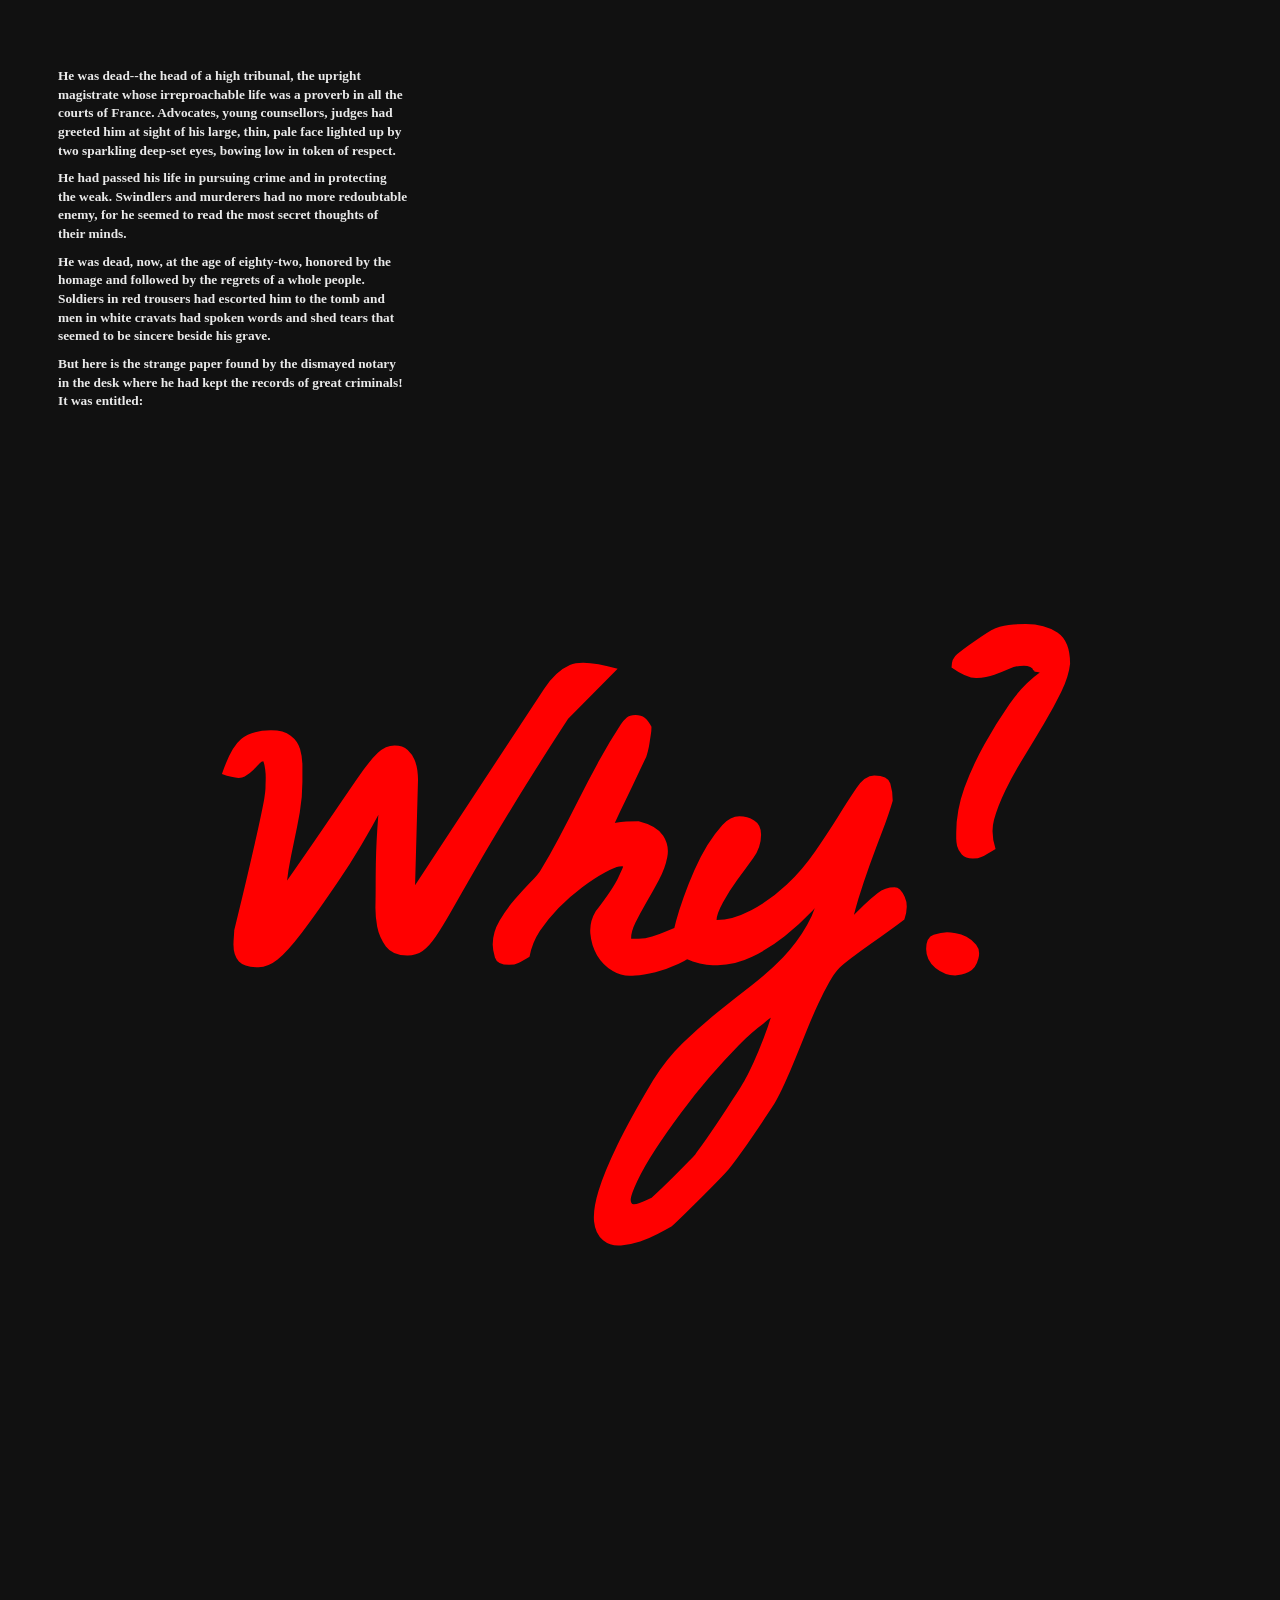
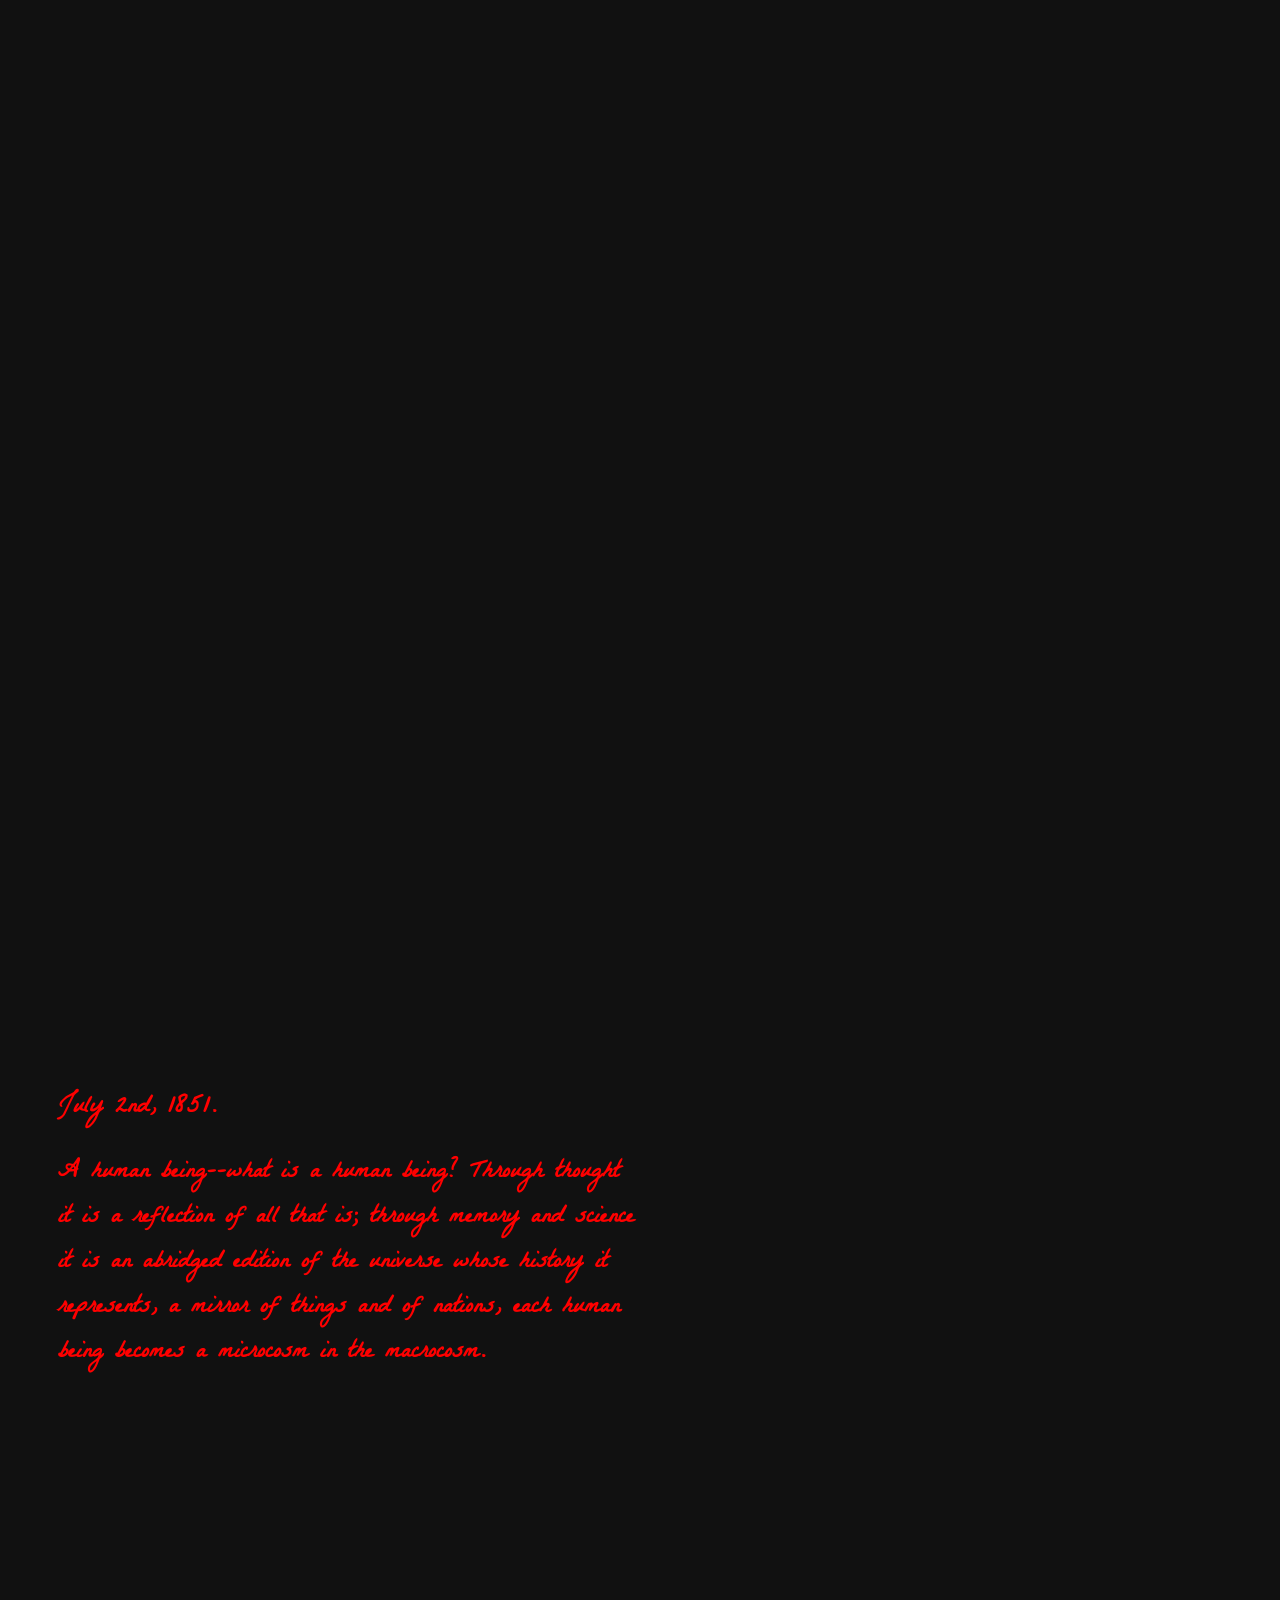
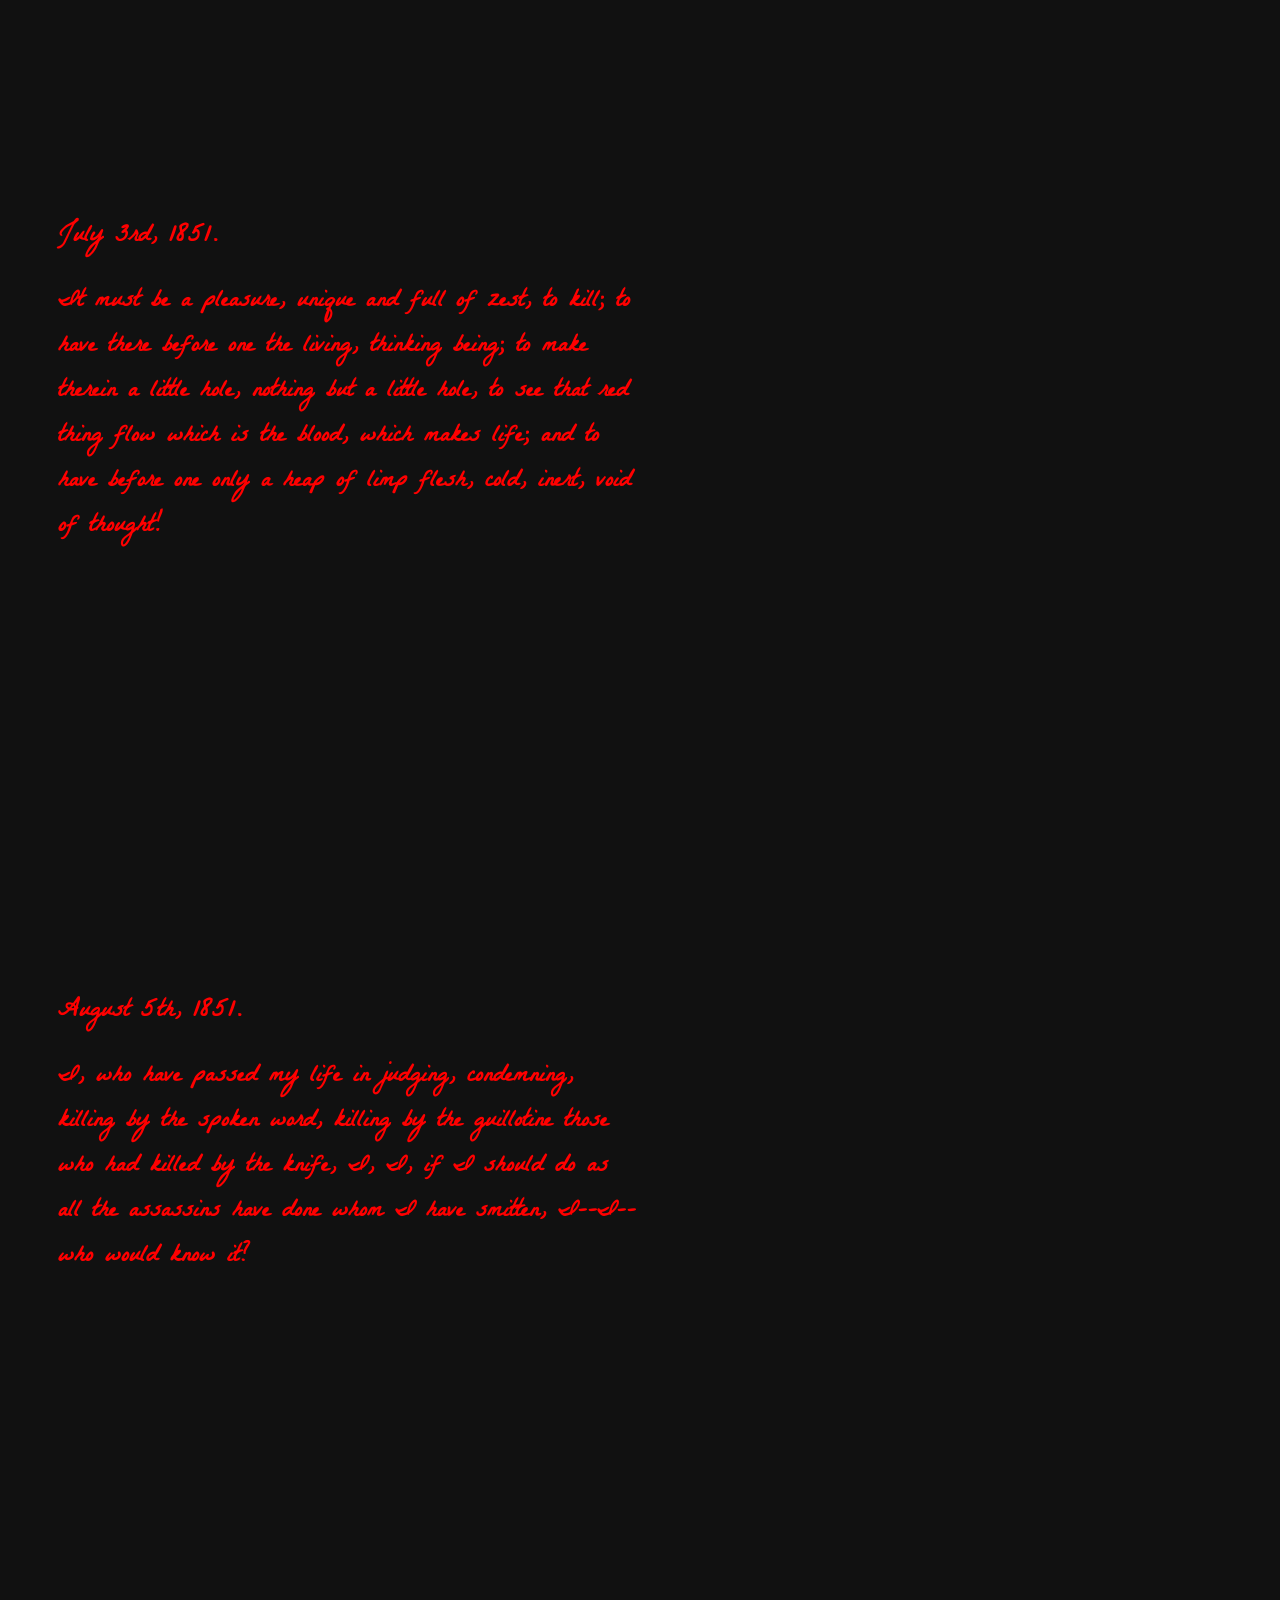
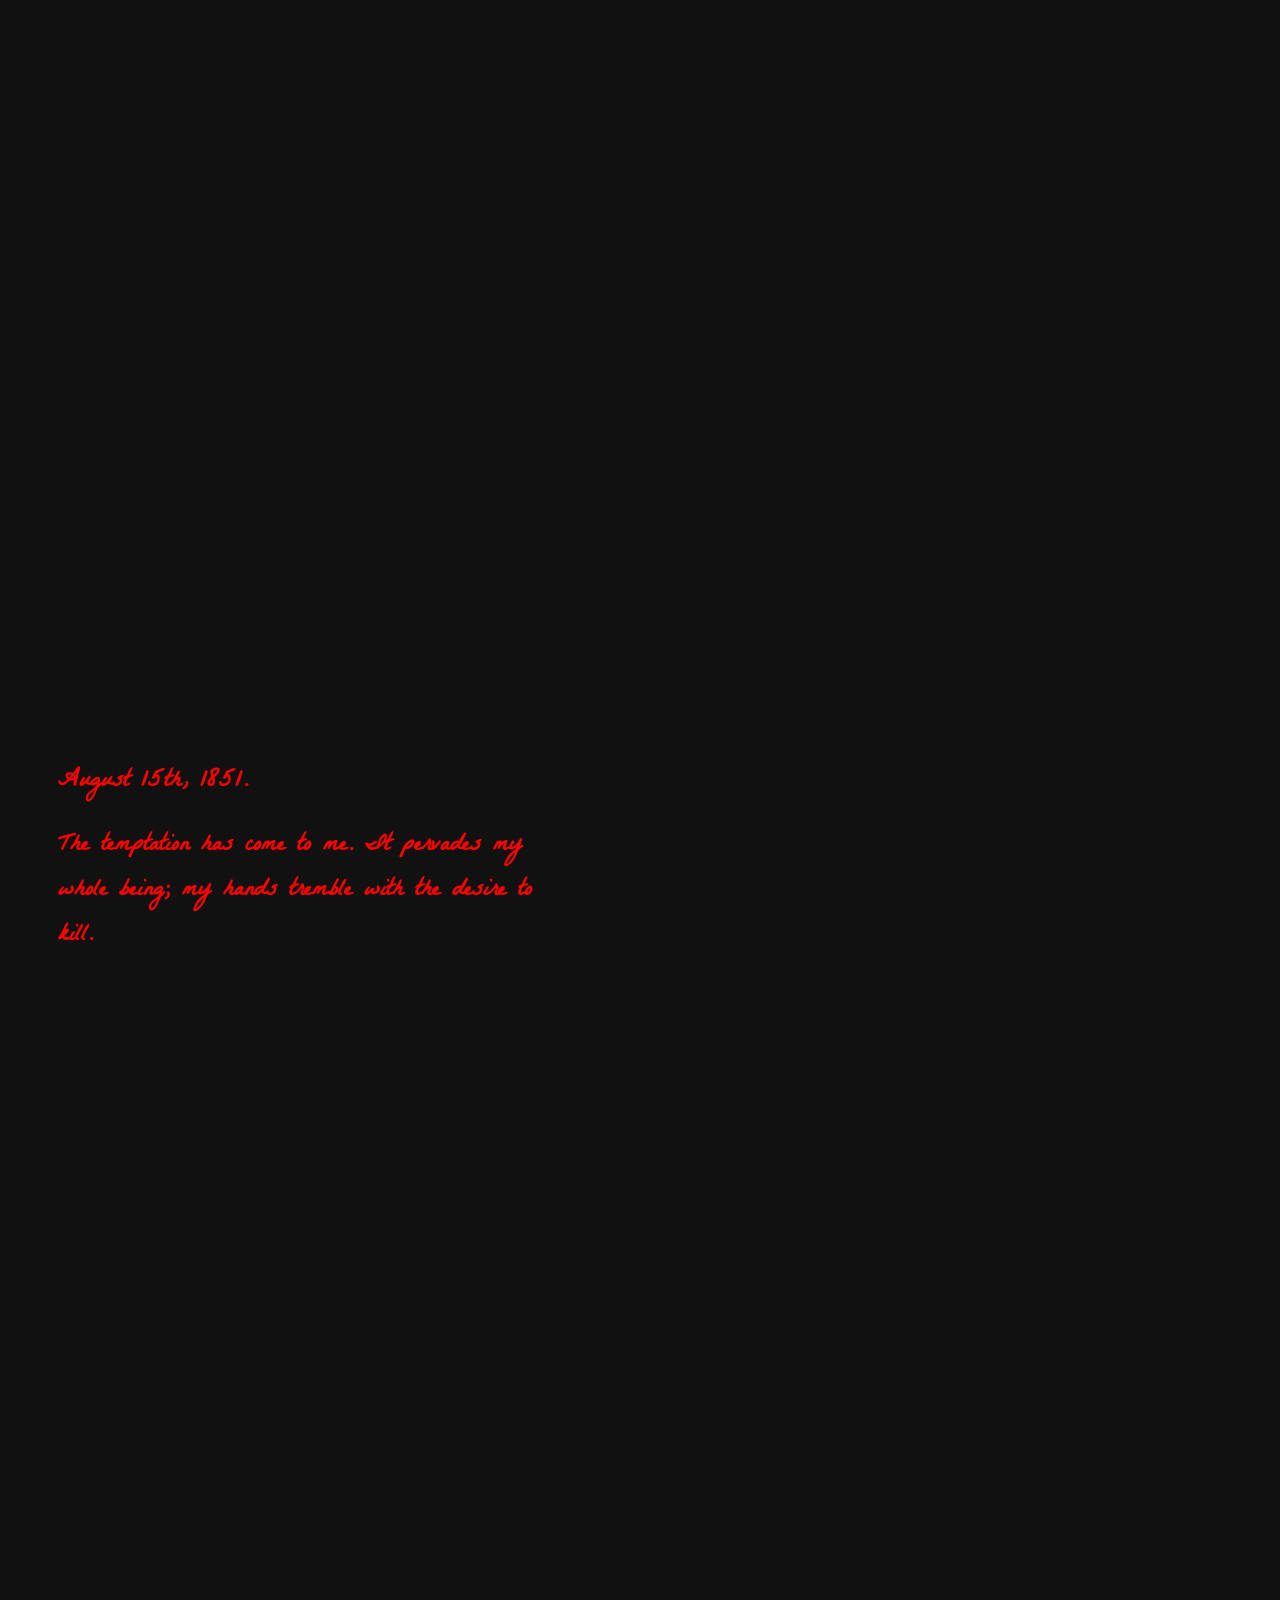
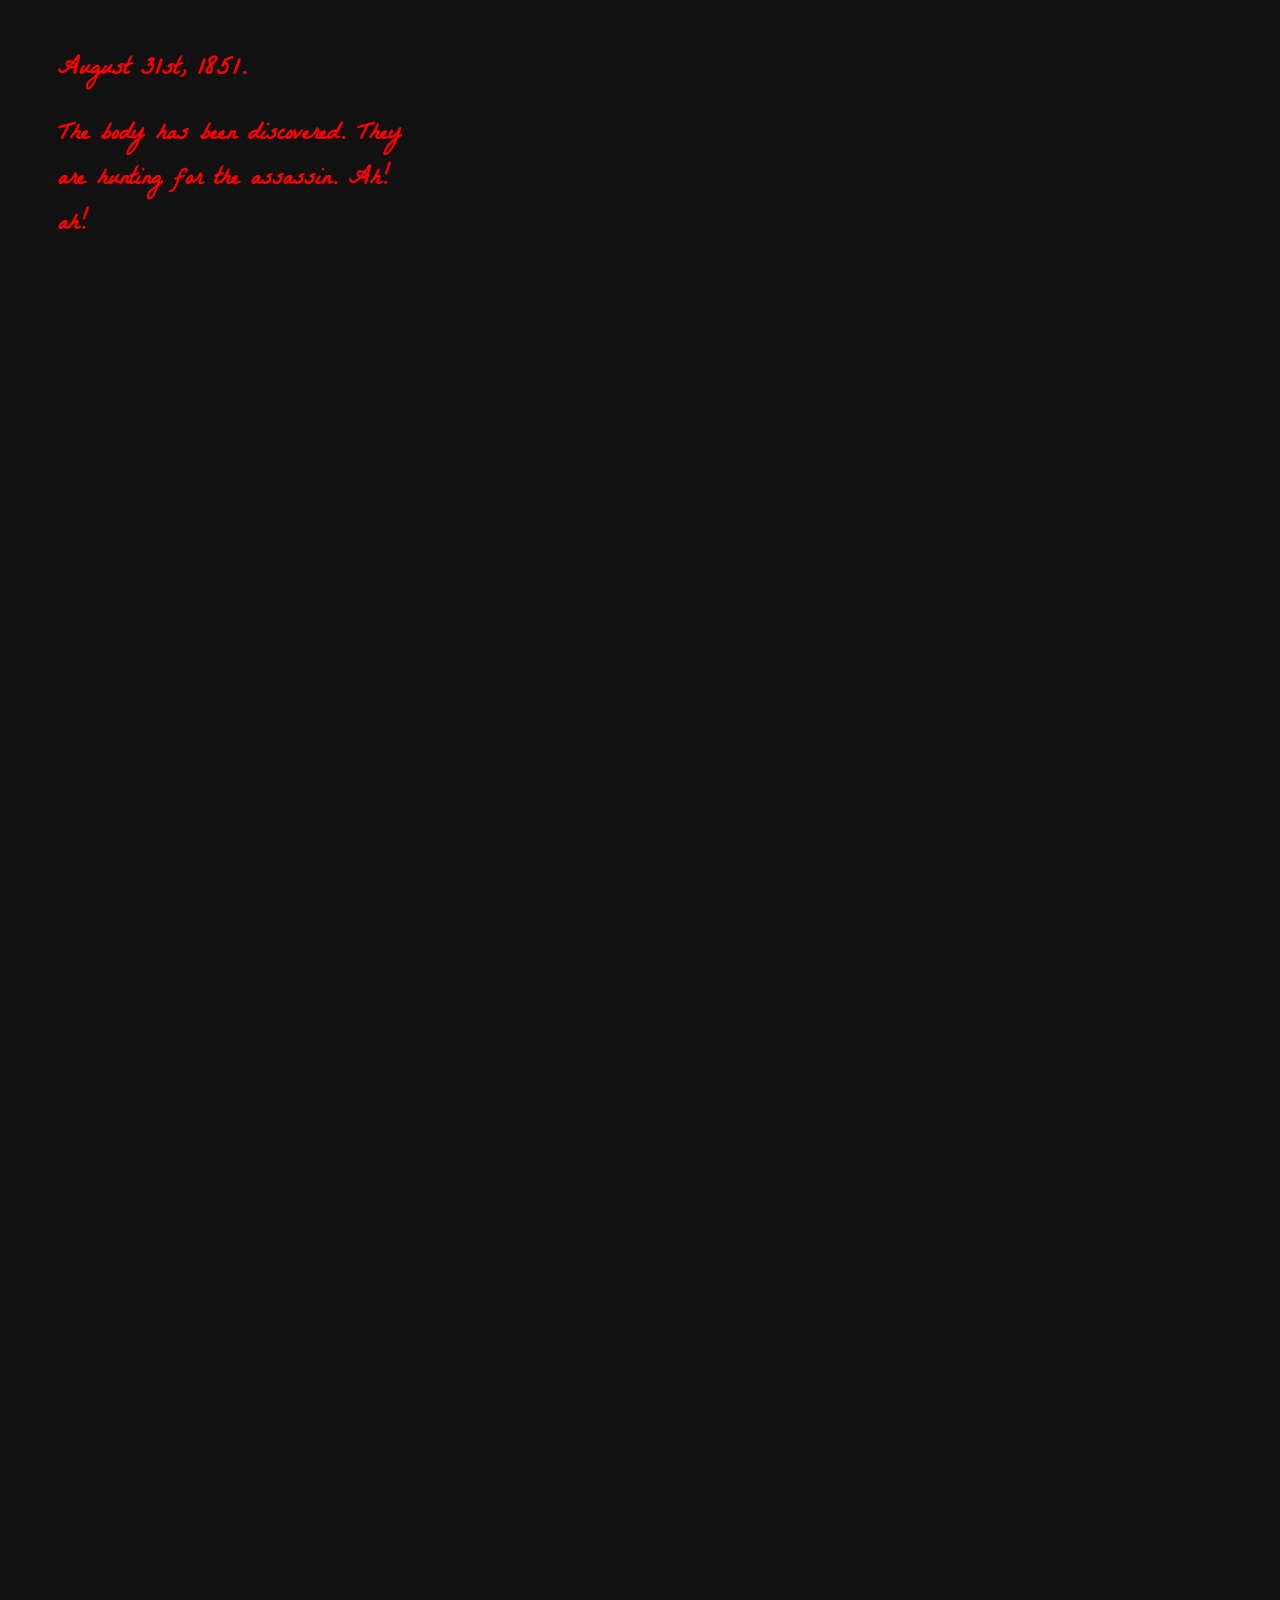
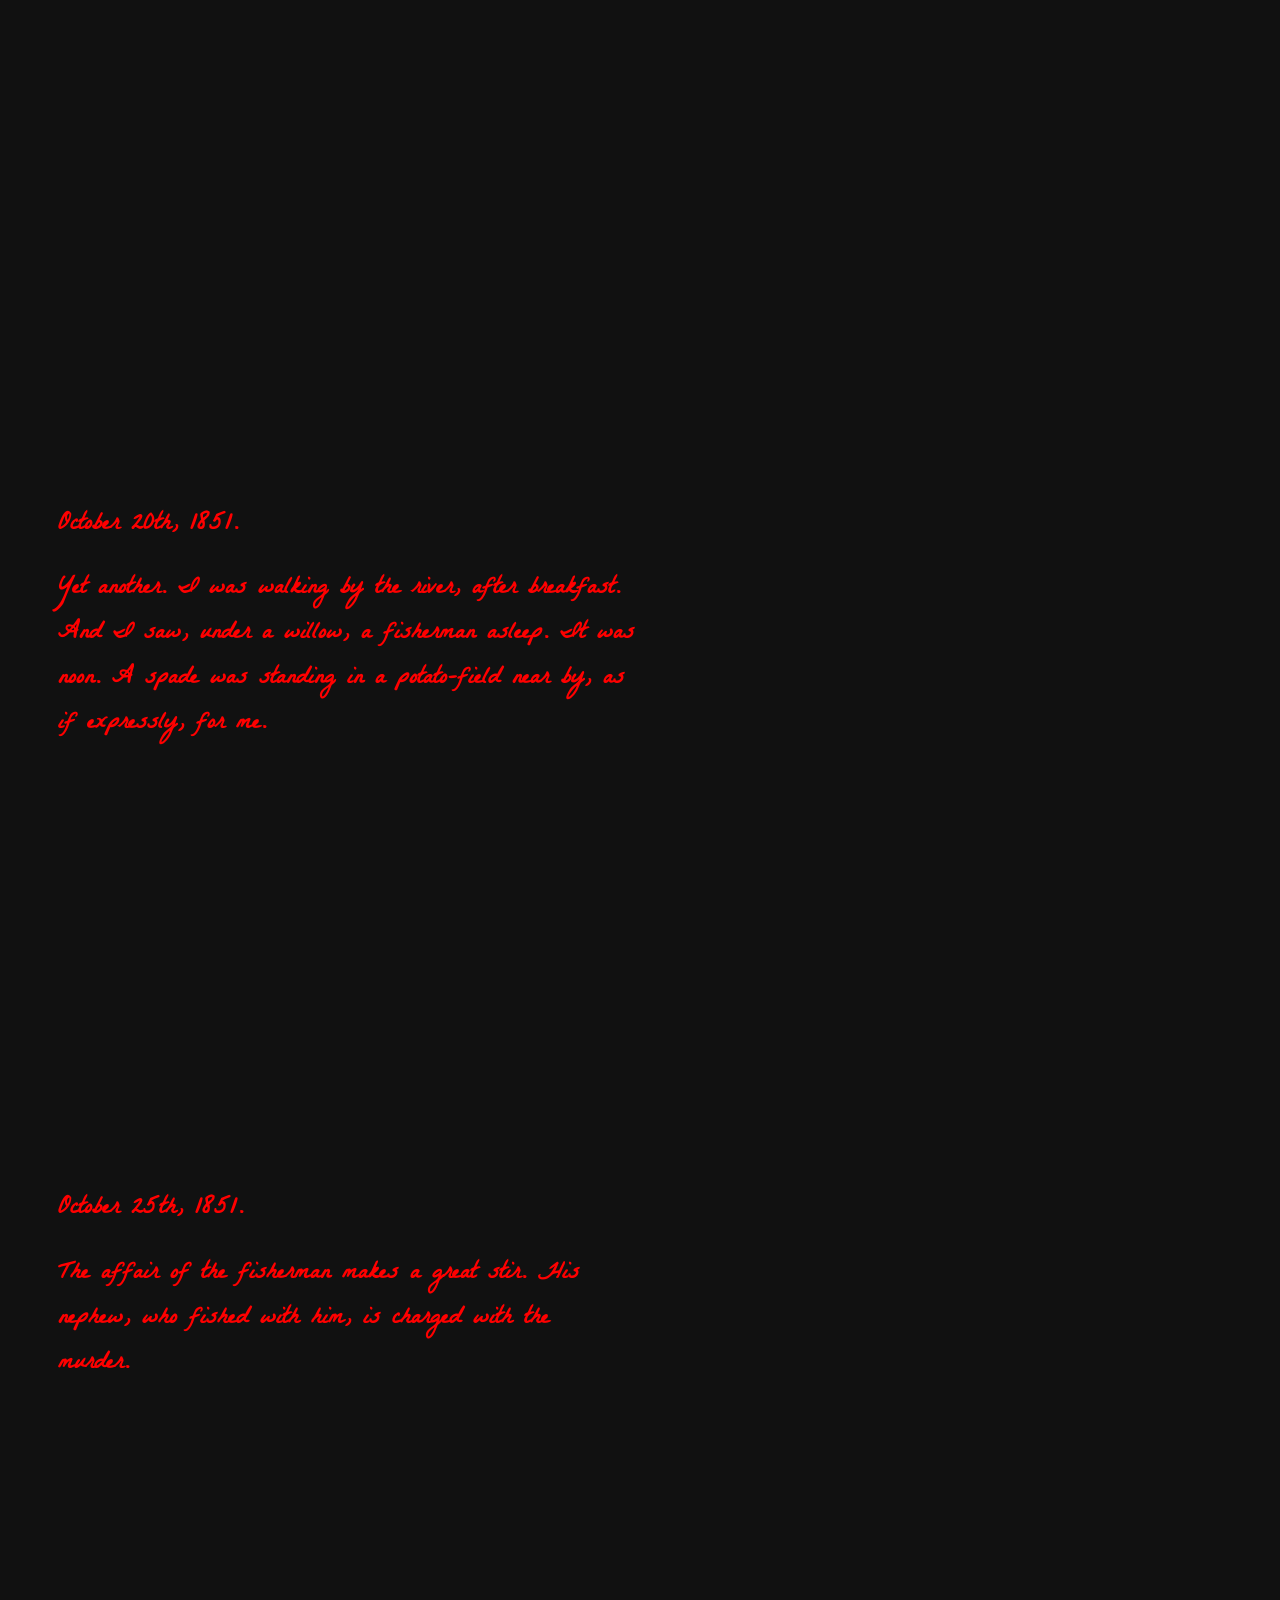
<file: story/index4.html>
<!DOCTYPE html>
<html>
<head>
    <link rel="stylesheet" type="text/css" href="style4.css">
    <script src="script4.js"></script>
</head>
<body>
    <div class="container">
        <h1> He was dead--the head of a high tribunal, the upright magistrate whose irreproachable life was a proverb in all the courts of France. Advocates, young counsellors, judges had greeted him at sight of his large, thin, pale face lighted up by two sparkling deep-set eyes, bowing low in token of respect.</h1> 
    </div>

    <div class="container">
        <h1> He had passed his life in pursuing crime and in protecting the weak. Swindlers and murderers had no more redoubtable enemy, for he seemed to read the most secret thoughts of their minds. </h1> 
    </div>

    <div class="container">
        <h1> He was dead, now, at the age of eighty-two, honored by the homage and followed by the regrets of a whole people. Soldiers in red trousers had escorted him to the tomb and men in white cravats had spoken words and shed tears that seemed to be sincere beside his grave. </h1> 
    </div>

    <div class="container">
        <h1> But here is the strange paper found by the dismayed notary in the desk where he had kept the records of great criminals! It was entitled: </h1> 
    </div>

    <div class="why">
        <h3 id="why-text"> Why? </h3>
    </div>

    <div class="allentries"> 
    <div class="dateandentry"> 
    <div class="date">
        <h2> 20th June, 1851. </h2> 
    </div>
    <div class="entry">
        <h2 id="other-text"> I have just left court. I have condemned Blondel to death! Now, why did this man kill his five children? Frequently one meets with people to whom the destruction of life is a pleasure. Yes, yes, it should be a pleasure, the greatest of all, perhaps, for is not killing the next thing to creating? To make and to destroy! These two words contain the history of the universe, all the history of worlds, all that is, all! Why is it not intoxicating to kill? </h2>
    </div>
    </div>

    <div class="dateandentry">   
    <div class="date">
        <h2> June 25, 1851. </h2> 
    </div>
    
    <div class="entry">
        <h2 id="other-text"> To think that a being is there who lives, who walks, who runs. A being? What is a being? That animated thing, that bears in it the principle of motion and a will ruling that motion. It is attached to nothing, this thing. Its feet do not belong to the ground. It is a grain of life that moves on the earth, and this grain of life, coming I know not whence, one can destroy at one's will. Then nothing--nothing more. It perishes, it is finished.</h2>
    </div>
    </div>

    <div class="dateandentry"> 
        <div class="date">
            <h2> 26th June, 1851. </h2> 
        </div>
        <div class="entry">
            <h2 id="other-text">  Why then is it a crime to kill? Yes, why? On the contrary, it is the law of nature. The mission of every being is to kill; he kills to live, and he kills to kill. The beast kills without ceasing, all day, every instant of his existence. Man kills without ceasing, to nourish himself; but since he needs, besides, to kill for pleasure, he has invented hunting! The child kills the insects he finds, the little birds, all the little animals that come in his way. But this does not suffice for the irresistible need to massacre that is in us. It is not enough to kill beasts; we must kill man too. Long ago this need was satisfied by human sacrifices. Now the requirements of social life have made murder a crime. We condemn and punish the assassin! But as we cannot live without yielding to this natural and imperious instinct of death, we relieve ourselves, from time to time, by wars. Then a whole nation slaughters another nation. It is a feast of blood, a feast that maddens armies and that intoxicates civilians, women and children, who read, by lamplight at night, the feverish story of massacre.

                One might suppose that those destined to accomplish these butcheries of men would be despised! No, they are loaded with honors. They are clad in gold and in resplendent garments; they wear plumes on their heads and ornaments on their breasts, and they are given crosses, rewards, titles of every kind. They are proud, respected, loved by women, cheered by the crowd, solely because their mission is to shed human blood; They drag through the streets their instruments of death, that the passer-by, clad in black, looks on with envy. For to kill is the great law set by nature in the heart of existence! There is nothing more beautiful and honorable than killing! </h2>
        </div>
        </div>
    
     <div class="dateandentry">   
             <div class="date">
            <h2> 30th June, 1851. </h2> 
            </div>
        
             <div class="entry">
            <h2 id="other-text">  To kill is the law, because nature loves eternal youth. She seems to cry in all her unconscious acts: "Quick! quick! quick!" The more she destroys, the more she renews herself.</h2>
             </div>
             </div>

        <div class="dateandentry"> 
             <div class="date">
            <h2> July 2nd, 1851. </h2> 
            </div>
            <div class="entry">
            <h2 id="other-text">A human being--what is a human being? Through thought it is a reflection of all that is; through memory and science it is an abridged edition of the universe whose history it represents, a mirror of things and of nations, each human being becomes a microcosm in the macrocosm. </h2>
            </div>
            </div>
        
         <div class="dateandentry">   
            <div class="date">
             <h2> July 3rd, 1851. </h2> 
            </div>
            
            <div class="entry">
            <h2 id="other-text"> It must be a pleasure, unique and full of zest, to kill; to have there before one the living, thinking being; to make therein a little hole, nothing but a little hole, to see that red thing flow which is the blood, which makes life; and to have before one only a heap of limp flesh, cold, inert, void of thought!</h2>
            </div>
            </div>

         <div class="dateandentry">   
            <div class="date">
             <h2> August 5th, 1851. </h2> 
             </div>
                
             <div class="entry">
             <h2 id="other-text">  I, who have passed my life in judging, condemning, killing by the spoken word, killing by the guillotine those who had killed by the knife, I, I, if I should do as all the assassins have done whom I have smitten, I--I--who would know it?</h2>
             </div>
             </div>

          <div class="dateandentry">   
            <div class="date">
             <h2> August 10th, 1851. </h2> 
            </div>
                    
             <div class="entry">
             <h2 id="other-text">  Who would ever know? Who would ever suspect me, me, me, especially if I should choose a being I had no interest in doing away with?</h2>
            </div>
            </div>

         <div class="dateandentry">   
            <div class="date">
             <h2> August 15th, 1851. </h2> 
             </div>
                        
             <div class="entry">
             <h2 id="other-text">  The temptation has come to me. It pervades my whole being; my hands tremble with the desire to kill.</h2>
            </div>
            </div>

         <div class="dateandentry">   
             <div class="date">
             <h2> August 22nd, 1851. </h2> 
            </div>
                            
            <div class="entry">
            <h2 id="other-text"> I could resist no longer. I killed a little creature as an experiment, for a beginning. Jean, my servant, had a goldfinch in a cage hung in the office window. I sent him on an errand, and I took the little bird in my hand, in my hand where I felt its heart beat. It was warm. I went up to my room. From time to time I squeezed it tighter; its heart beat faster; this was atrocious and delicious. I was near choking it. But I could not see the blood.

             Then I took scissors, short-nail scissors, and I cut its throat with three slits, quite gently. It opened its bill, it struggled to escape me, but I held it, oh! I held it--I could have held a mad dog--and I saw the blood trickle.
                                    
             And then I did as assassins do--real ones. I washed the scissors, I washed my hands. I sprinkled water and took the body, the corpse, to the garden to hide it. I buried it under a strawberry-plant. It will never be found. Every day I shall eat a strawberry from that plant. How one can enjoy life when one knows how!
                                    
             My servant cried; he thought his bird flown. How could he suspect me? Ah! ah!</h2>
            </div>
             </div>

             <div class="dateandentry">   
                <div class="date">
                 <h2> August 25th, 1851. </h2> 
                 </div>
                            
                 <div class="entry">
                 <h2 id="other-text"> I must kill a man! I must----</h2>
                </div>
                </div>

                <div class="dateandentry">   
                    <div class="date">
                     <h2> August 30th, 1851. </h2> 
                     </div>
                                
                     <div class="entry">
                     <h2 id="other-text">  It is done. But what a little thing! I had gone for a walk in the forest of Vernes. I was thinking of nothing, literally nothing. A child was in the road, a little child eating a slice of bread and butter.

                        He stops to see me pass and says, "Good-day, Mr. President."
                        
                        And the thought enters my head, "Shall I kill him?"
                        
                        I answer: "You are alone, my boy?"
                        
                        "Yes, sir."
                        
                        "All alone in the wood?"
                        
                        "Yes, sir."
                        
                        The wish to kill him intoxicated me like wine. I approached him quite softly, persuaded that he was going to run away. And, suddenly, I seized him by the throat. He looked at me with terror in his eyes--such eyes! He held my wrists in his little hands and his body writhed like a feather over the fire. Then he moved no more. I threw the body in the ditch, and some weeds on top of it. I returned home, and dined well. What a little thing it was! In the evening I was very gay, light, rejuvenated; I passed the evening at the Prefect's. They found me witty. But I have not seen blood! I am tranquil.</h2>
                    </div>
                    </div>

                    <div class="dateandentry">   
                        <div class="date">
                         <h2> August 31st, 1851. </h2> 
                         </div>
                                    
                         <div class="entry">
                         <h2 id="other-text">  The body has been discovered. They are hunting for the assassin. Ah! ah!</h2>
                        </div>
                        </div>

                        <div class="dateandentry">   
                            <div class="date">
                             <h2> September 1st, 1851. </h2> 
                             </div>
                                        
                             <div class="entry">
                             <h2 id="other-text">  Two tramps have been arrested. Proofs are lacking.</h2>
                            </div>
                            </div>

                            <div class="dateandentry">   
                                <div class="date">
                                 <h2> September 2nd, 1851. </h2> 
                                 </div>
                                            
                                 <div class="entry">
                                 <h2 id="other-text"> The parents have been to see me. They wept! Ah! ah!</h2>
                                </div>
                                </div>

                                <div class="dateandentry">   
                                    <div class="date">
                                     <h2> October 6th, 1851. </h2> 
                                     </div>
                                                
                                     <div class="entry">
                                     <h2 id="other-text"> Nothing has been discovered. Some strolling vagabond must have done the deed. Ah! ah! If I had seen the blood flow, it seems to me I should be tranquil now! The desire to kill is in my blood; it is like the passion of youth at twenty.</h2>
                                    </div>
                                    </div>

                                    <div class="dateandentry">   
                                        <div class="date">
                                         <h2> October 20th, 1851. </h2> 
                                         </div>
                                                    
                                         <div class="entry">
                                         <h2 id="other-text">Yet another. I was walking by the river, after breakfast. And I saw, under a willow, a fisherman asleep. It was noon. A spade was standing in a potato-field near by, as if expressly, for me.</h2>
                                        </div>
                                        </div>

                                        <div class="dateandentry">   
                                            <div class="date">
                                             <h2> October 25th, 1851. </h2> 
                                             </div>
                                                        
                                             <div class="entry">
                                             <h2 id="other-text">The affair of the fisherman makes a great stir. His nephew, who fished with him, is charged with the murder.</h2>
                                            </div>
                                            </div>

                                            <div class="dateandentry">   
                                                <div class="date">
                                                 <h2> October 26th, 1851. </h2> 
                                                 </div>
                                                            
                                                 <div class="entry">
                                                 <h2 id="other-text"> The examining magistrate affirms that the nephew is guilty. Everybody in town believes it. Ah! ah!</h2>
                                                </div>
                                                </div>

                                                <div class="dateandentry">   
                                                    <div class="date">
                                                     <h2> October 27th, 1851. </h2> 
                                                     </div>
                                                                
                                                     <div class="entry">
                                                     <h2 id="other-text"> The nephew makes a very poor witness. He had gone to the village to buy bread and cheese, he declared. He swore that his uncle had been killed in his absence! Who would believe him?</h2>
                                                    </div>
                                                    </div>

                                                    <div class="dateandentry">   
                                                        <div class="date">
                                                         <h2> October 28th, 1851. </h2> 
                                                         </div>
                                                                    
                                                         <div class="entry">
                                                         <h2 id="other-text"> The nephew has all but confessed, they have badgered him so. Ah! ah! justice!</h2>
                                                        </div>
                                                        </div>

                                                        <div class="dateandentry">   
                                                            <div class="date">
                                                             <h2> November 15th, 1851. </h2> 
                                                             </div>
                                                                        
                                                             <div class="entry">
                                                             <h2 id="other-text"> There are overwhelming proofs against the nephew, who was his uncle's heir. I shall preside at the sessions.</h2>
                                                            </div>
                                                            </div>

                                                            <div class="dateandentry">   
                                                                <div class="date">
                                                                 <h2> January 25th, 1852. </h2> 
                                                                 </div>
                                                                            
                                                                 <div class="entry">
                                                                 <h2 id="other-text"> To death! to death! to death! I have had him condemned to death! Ah! ah! The advocate-general spoke like an angel! Ah! ah! Yet another! I shall go to see him executed!</h2>
                                                                </div>
                                                                </div>

                                                                <div class="dateandentry">   
                                                                    <div class="date">
                                                                     <h2> March 10 th, 1852. </h2> 
                                                                     </div>
                                                                                
                                                                     <div class="entry">
                                                                     <h2 id="other-text">  It is done. They guillotined him this morning. He died very well! very well! That gave me pleasure! How fine it is to see a man's head cut off

                                                                        Now, I shall wait, I can wait. It would take such a little thing to let myself be caught.
                                                                        
                                                                        The manuscript contained yet other pages, but without relating any new crime.</h2>
                                                                    </div>
                                                                    </div>
                                                                </div>
                    


                                                                    <script src="script4.js"></script>       
    

</body>
</html>
</file>
<file: story/style4.css>
@import url('https://fonts.googleapis.com/css2?family=La+Belle+Aurore&display=swap');

body {
    background-color: #111;
    color: #fff;
    padding: 50px;
  }

  .container {
    text-align: left;
    width: 30%;

  }

  
 .date {
    text-align: left;
    width: 30%;

  }

  .entry {
    text-align: left;
  width: 50%;
  }

  .why {
    text-align: center;
  margin-top: -200pt;
  margin-bottom: -400pt;
  }
 
  h1 {
    color: #e9e9e9;
    font-size: 10pt;
    line-height: 14pt;
  }


  h2 {
    color: #ff0000;
    font-family: 'La Belle Aurore';
  }

  h3 {
    color: #ff0000;
    font-family: 'La Belle Aurore';
    font-size: 300pt;
  }

/* Add these styles to your existing styles or create a new section for them */

.dateandentry .date,
.dateandentry .entry {
    opacity: 0;
    transform: translateY(20px);
    transition: opacity 0.5s ease-in-out, transform 0.5s ease-in-out;

}

.dateandentry .date.show,
.dateandentry .entry.show {
    opacity: 1;
    transform: translateY(0);
}


.dateandentry {

  margin-top: 300pt;
}

.allentries {

  display: flex;
  flex-direction: row;
  flex-grow: inherit;
  flex-wrap: wrap;
}
</file>
